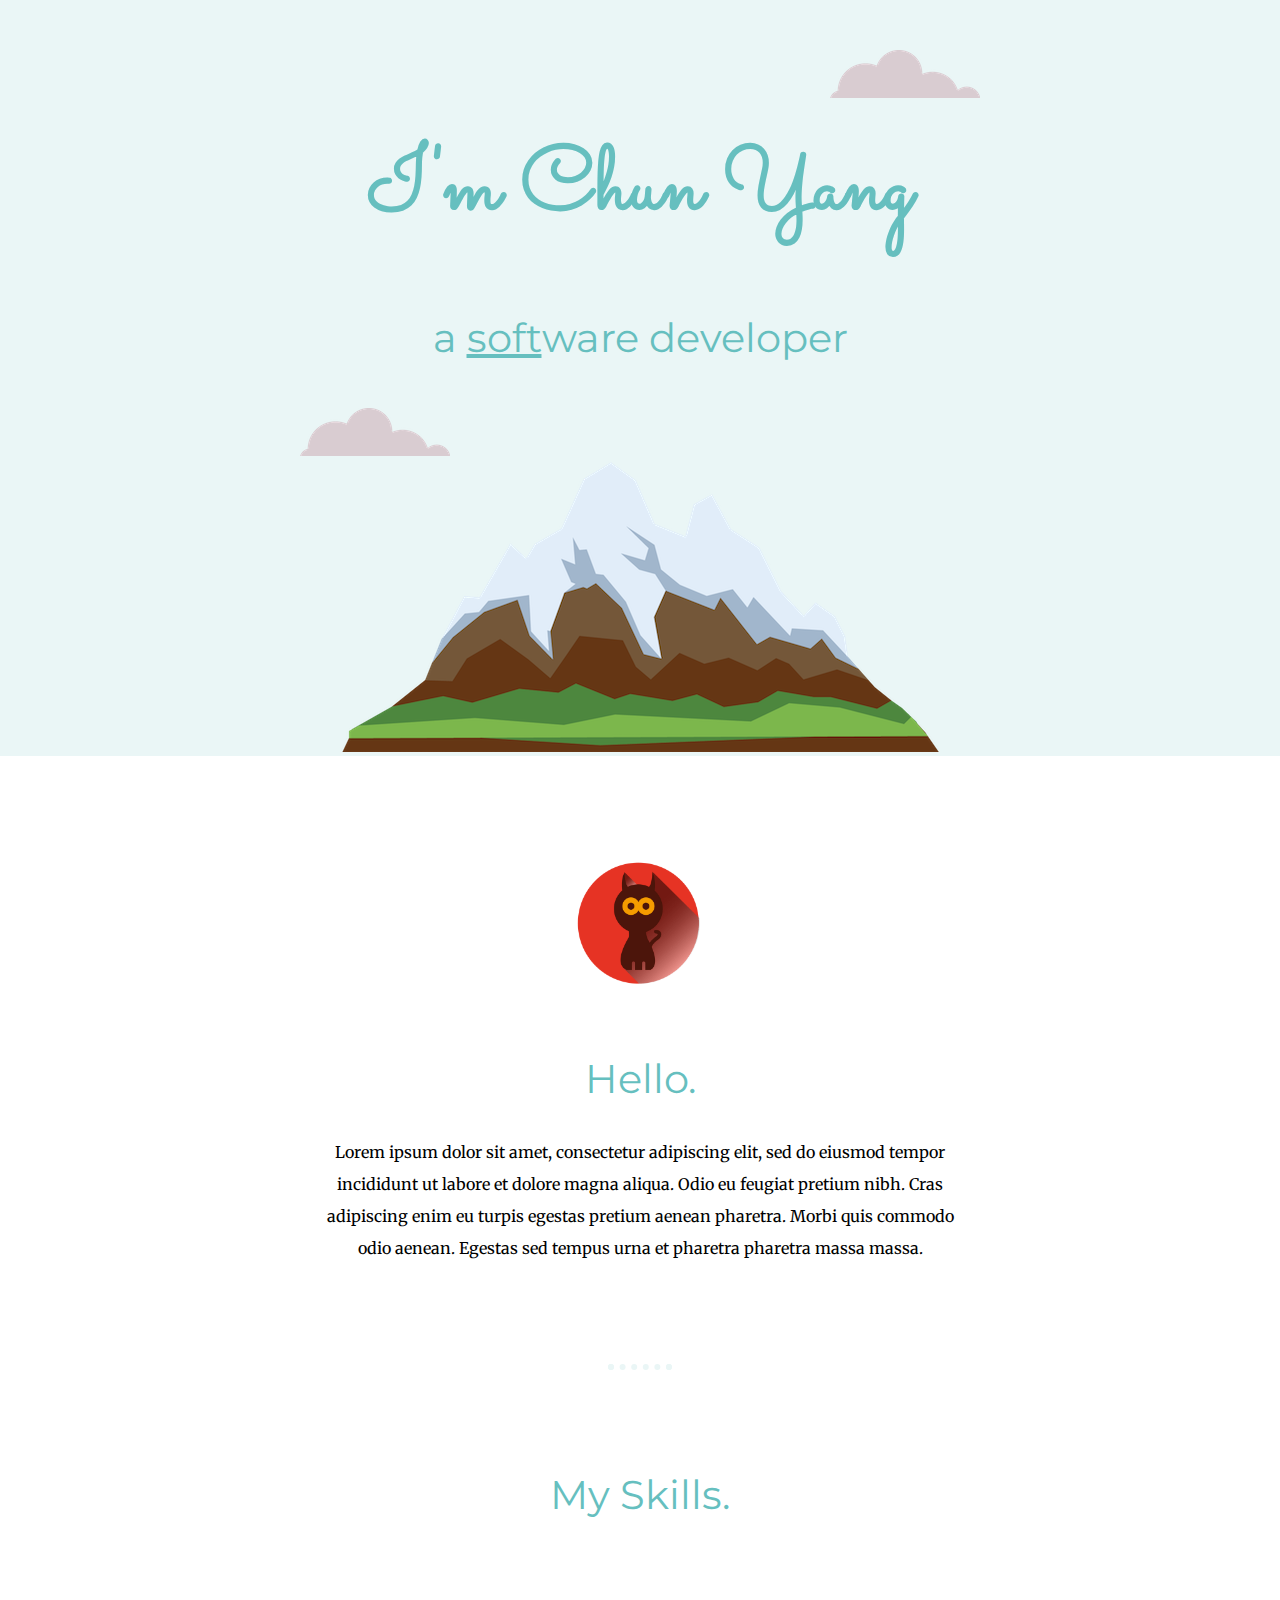
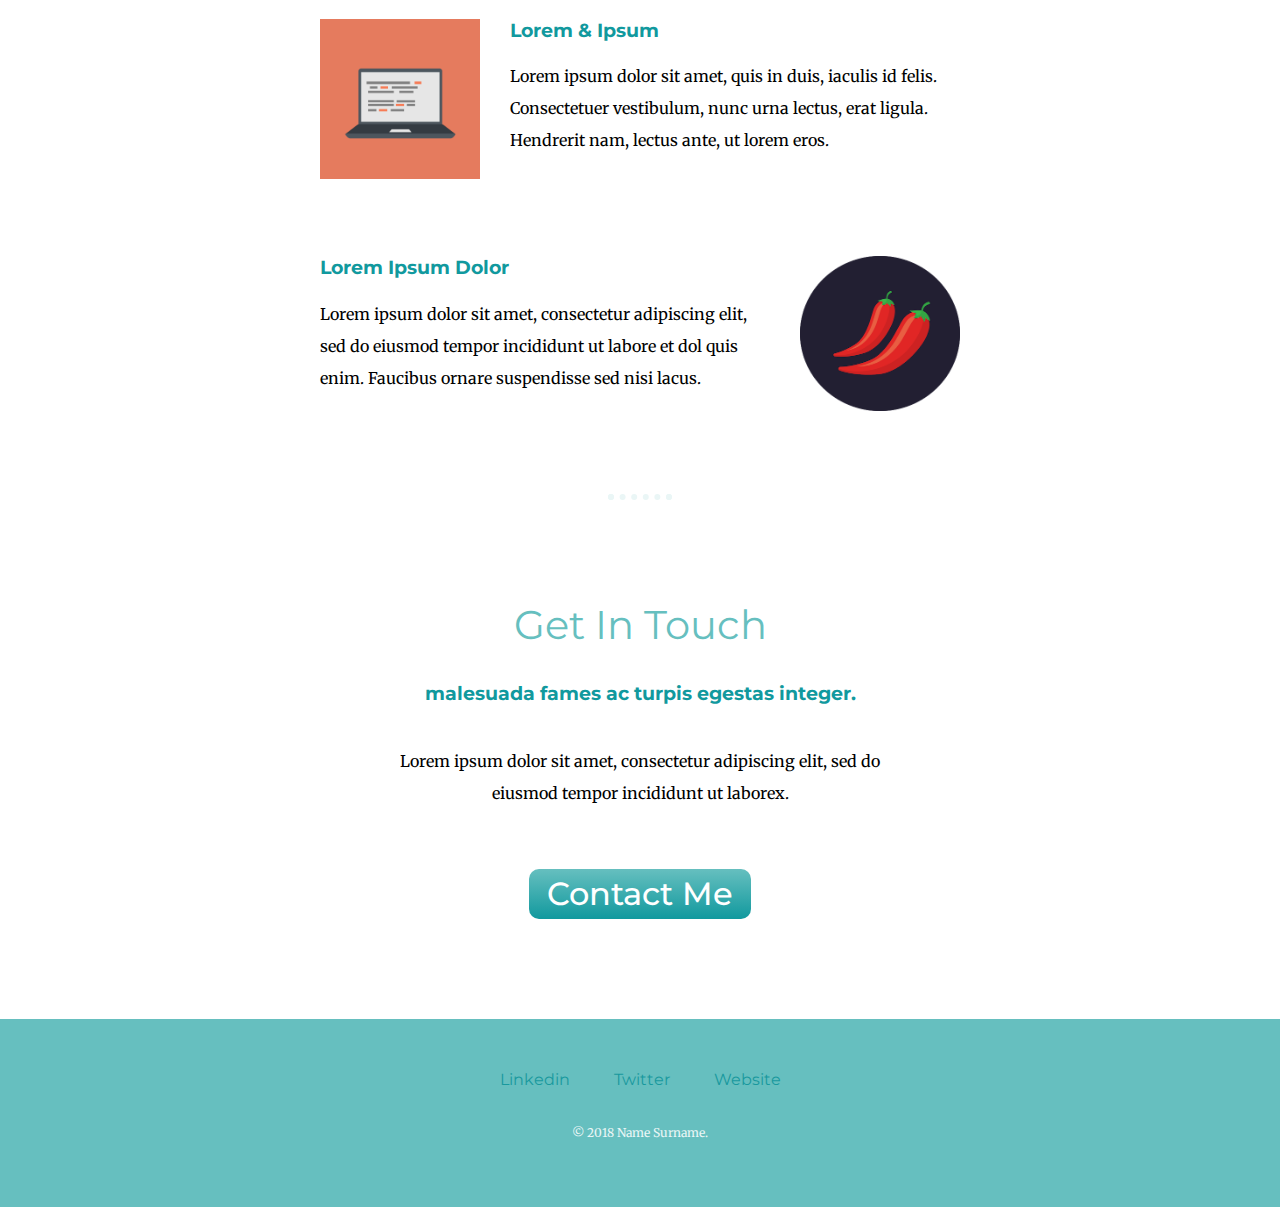
<file: webProject/newPersonal/index.html>
<!DOCTYPE html>
<html lang="en" dir="ltr">
    <head>
        <meta charset="utf-8">
        <title>LangQ</title>
        <link rel="stylesheet" href="css/style.css">
        <link rel="icon" href="favicon.ico">
        <link rel="preconnect" href="https://fonts.gstatic.com">
<link href="https://fonts.googleapis.com/css2?family=Merriweather:ital@1&family=Montserrat&family=Sacramento&display=swap" rel="stylesheet">

    </head>
    <body>
        <div class="top">
            <img class="first_cloud" src="images/cloud.png" alt="cloud-img">
            <h1>I'm Chun Yang</h1>
            <h2 class="font">a <span class="soft">soft</span>ware developer</h2>
            <img class="second_cloud" src="images/cloud.png" alt="cloud-img">
            <img src="images/mountain.png" alt="mountain-img">
        </div>
        <div class="mid">
            <div class="profile">
                <img class="content_img" src="images/cat.png" alt="cat-round-img">
                <h2>Hello.</h2>
                <p>Lorem ipsum dolor sit amet, consectetur adipiscing elit, sed do eiusmod tempor incididunt ut labore et dolore magna aliqua. Odio eu feugiat pretium nibh. Cras adipiscing enim eu turpis egestas pretium aenean pharetra. Morbi quis commodo odio aenean. Egestas sed tempus urna et pharetra pharetra massa massa.</p>
            </div>
            <hr>
            <div class="skills">
                <h2>My Skills.</h2>
                <div class="skill-row">
                    <img class="computer_img" src="images/computer.png" alt="computer-img">
                    <h3>Lorem & Ipsum</h3>
                    <p>Lorem ipsum dolor sit amet, quis in duis, iaculis id felis. Consectetuer vestibulum, nunc urna lectus, erat ligula. Hendrerit nam, lectus ante, ut lorem eros.</p>
                </div>
                <div class="skill-row">
                    <img class="chillies_img" src="images/chillies.png" alt="">
                    <h3>Lorem Ipsum Dolor</h3>
                    <p>Lorem ipsum dolor sit amet, consectetur adipiscing elit, sed do eiusmod tempor incididunt ut labore et dol quis enim. Faucibus ornare suspendisse sed nisi lacus.</p>
                </div>
            </div>
            <hr>
            <div class="contect_me">
                <div class="contact_msg">
                    <h2>Get In Touch</h2>
                    <h3>malesuada fames ac turpis egestas integer.</h3>
                    <p class="cont_msg">Lorem ipsum dolor sit amet, consectetur adipiscing elit, sed do eiusmod tempor incididunt ut laborex.</p>
                </div>
                <div class="contact_button">
                    <button class="BUTTON" type="button" name="button">Contact Me</button>
                </div>
            </div>
        </div>

        <div class="bottom">
            <a href="">Linkedin</a>
            <a href="">Twitter</a>
            <a href="">Website</a>
            <p class="copyright">© 2018 Name Surname.</p>
        </div>
    </body>
</html>
</file>
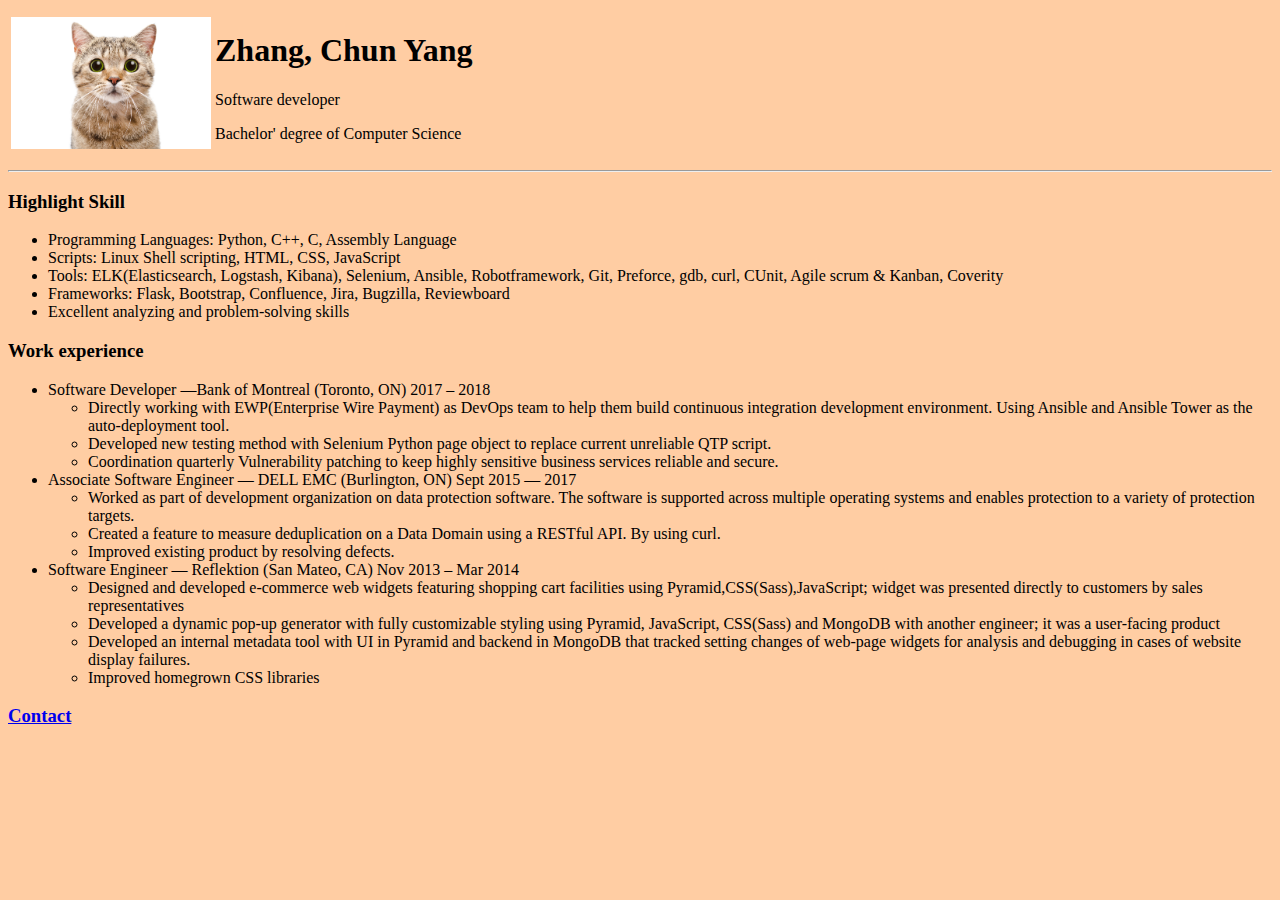
<file: webProject/personalSite/index.html>
<!DOCTYPE html>
<html lang="en" dir="ltr">

<head>
  <meta charset="utf-8">
  <title>LangQ</title>
</head>

<body style="background-color: #ffcda3">
  <table>
    <tr>
      <td> <img src="image/cat.jpg" alt="Profile cat photo" style="width: 200px;">
      </td>
      <td>
        <h1>Zhang, Chun Yang</h1>
        <p>Software developer</p>
        <p>Bachelor' degree of Computer Science</p>
      </td>
    </tr>
  </table>
  <hr>
  <h3>Highlight Skill</h3>
  <ul>
    <li>Programming Languages: Python, C++, C, Assembly Language</li>
    <li>Scripts: Linux Shell scripting, HTML, CSS, JavaScript</li>
    <li>Tools: ELK(Elasticsearch, Logstash, Kibana), Selenium, Ansible, Robotframework, Git, Preforce, gdb, curl, CUnit,
      Agile scrum & Kanban, Coverity</li>
    <li>Frameworks: Flask, Bootstrap, Confluence, Jira, Bugzilla, Reviewboard</li>
    <li>Excellent analyzing and problem-solving skills</li>
  </ul>
  <h3>Work experience</h3>
  <ul>
    <li>Software Developer —Bank of Montreal (Toronto, ON) 2017 – 2018</li>
    <ul>
      <li>Directly working with EWP(Enterprise Wire Payment) as DevOps team to help them build continuous integration development environment. Using Ansible and Ansible Tower as the auto-deployment tool.
      </li>
      <li>Developed new testing method with Selenium Python page object to replace current unreliable QTP script.
      <li>Coordination quarterly Vulnerability patching to keep highly sensitive business services reliable and secure.</li>
    </ul>
    <li>Associate Software Engineer — DELL EMC (Burlington, ON) Sept 2015 — 2017</li>
    <ul>
      <li>Worked as part of development organization on data protection software. The software is supported across
        multiple operating systems and enables protection to a variety of protection targets.</li>
      <li>Created a feature to measure deduplication on a Data Domain using a RESTful API. By using curl.</li>
      <li>Improved existing product by resolving defects.</li>
    </ul>
    <li>Software Engineer — Reflektion (San Mateo, CA) Nov 2013 – Mar 2014</li>
    <ul>
      <li>Designed and developed e-commerce web widgets featuring shopping cart facilities using
        Pyramid,CSS(Sass),JavaScript; widget was presented directly to customers by sales representatives</li>
      <li>Developed a dynamic pop-up generator with fully customizable styling using Pyramid, JavaScript, CSS(Sass)
        and MongoDB with another engineer; it was a user-facing product</li>
      <li>Developed an internal metadata tool with UI in Pyramid and backend in MongoDB that tracked setting changes
        of web-page widgets for analysis and debugging in cases of website display failures.</li>
      <li>Improved homegrown CSS libraries</li>
    </ul>
  </ul>




  <h3><a href="contact.html"><strong>Contact</strong></a></h3>
</body>

</html>
</file>
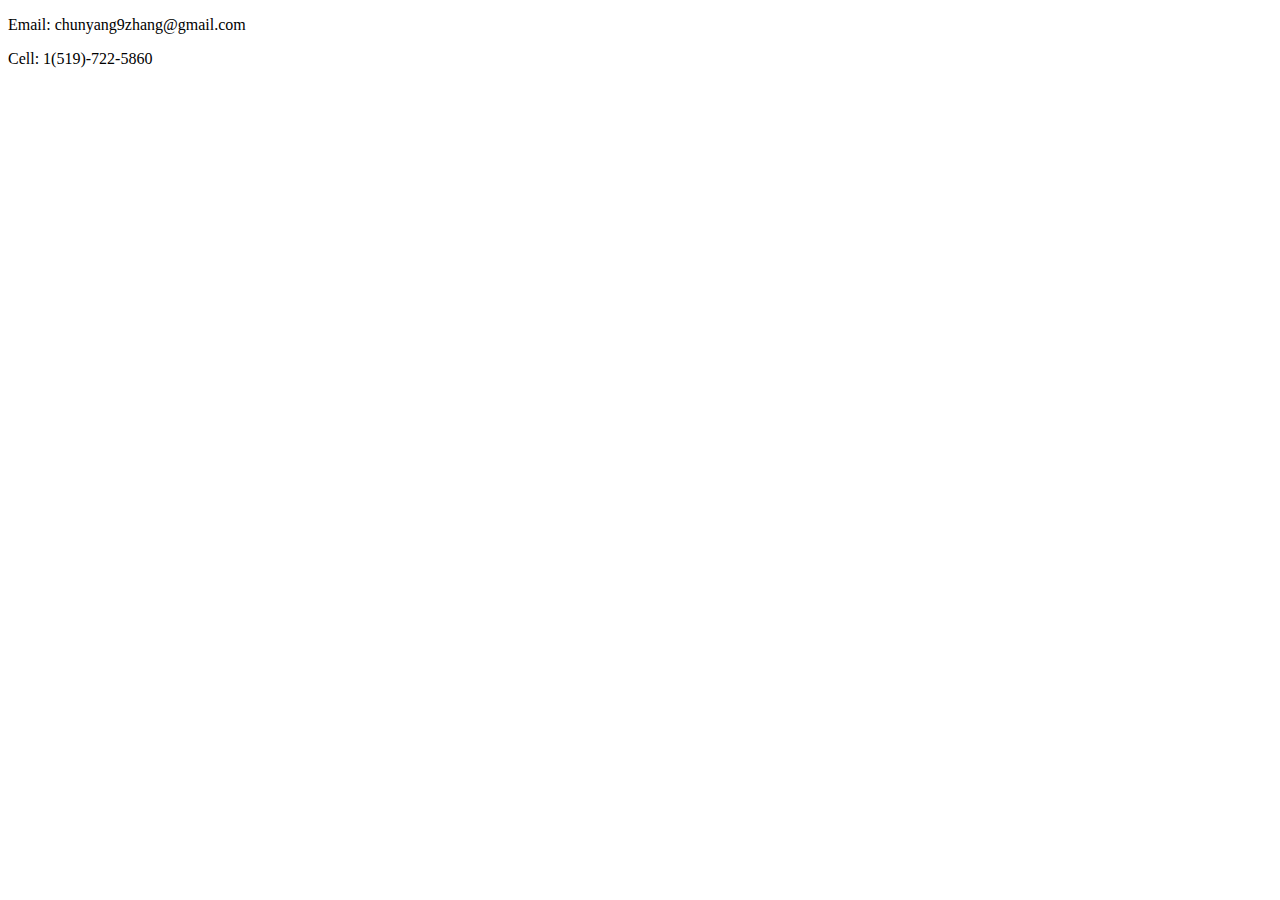
<file: webProject/personalSite/contact.html>
<!DOCTYPE html>
<html lang="en" dir="ltr">
  <head>
    <meta charset="utf-8">
    <title>Contact information for Chun Yang Zhang</title>
  </head>
  <body>
    <p>Email: chunyang9zhang@gmail.com</p>
    <p>Cell: 1(519)-722-5860</p>
  </body>
</html>
</file>
<file: webProject/newPersonal/css/style.css>
a {
    color:  #19999E;
    font-family: 'Montserrat', sans-serif;
    margin: 10px 20px;
    text-decoration: none;
}

a:hover {
    color: #119988;
}

body {
    margin: 0;
    text-align: center;
    font-family: 'Merriweather', serif;
}

h1 {
    margin: 0;
    color: #66BFBF;
    font-family: 'Sacramento', cursive;
    line-height: 2;
    font-size: 5.625rem;
}

h2 {
    color: #66BFBF;
    font-family: 'Montserrat', sans-serif;
    font-size: 2.5rem;
    font-weight: normal;
}

h3 {
    color: #11999E;
    font-family: 'Montserrat', sans-serif;
}

.profile {
    width: 50%;
    margin: auto;
}

hr {
    border: dotted #EAF6F6 6px;
    border-bottom: none;
    margin: 100px auto;
    width: 4%;
}
.cont_msg {
    width: 40%;
    margin: 40px auto 60px;
}

.first_cloud {
    position: absolute;
    right: 300px;
    top: 50px;
}

.mid {
    margin: 100px auto;
}

p {
    line-height: 2;
}

.second_cloud {
    position: absolute;
    left: 300px;
    bottom: 300px;
}

.soft {
    text-decoration: underline;
}

.top {
    background-color: #EAF6F6;
    position: relative;
    padding-top: 100px;
}

.contact_button {
    position: relative;
}

.font {
    font-weight: normal;
}

.skill-row {
    text-align: left;
    width: 50%;
    margin: 100px auto;
}

.content_img {
    width: 25%;
}
.chillies_img {
    float: right;
    margin-left: 30px;
    width: 25%;
}

.computer_img {
    float: left;
    margin-right: 30px;
    width: 25%;
}

.bottom {
    background-color:  #66BFBF;
    position: relative;
    padding: 50px 20px;
}
.contact_button {
    margin: 50px auto;
}

.copyright {
    color: #EAF6F6;
    font-size: 0.75rem;
    padding-top: 20px;
}

.BUTTON {
    background: #66BFBF;
    background-image: -webkit-linear-gradient(top, #66BFBF, #11999E);
    background-image: -moz-linear-gradient(top, #66BFBF, #11999E);
    background-image: -ms-linear-gradient(top, #66BFBF, #11999E);
    background-image: -o-linear-gradient(top, #66BFBF, #11999E);
    background-image: -webkit-gradient(to bottom, #66BFBF, #11999E);
    -webkit-border-radius: 10px;
    -moz-border-radius: 10px;
    border-radius: 10px;
    border: none;
    line-height: 14px;
    color: #FFFFFF;
    font-family: 'Montserrat', sans-serif;
    font-size: 32px;
    font-weight: 500;
    padding: 18px;
    text-decoration: none;
    display: inline-block;
    cursor: pointer;
    text-align: center;
}
</file>
